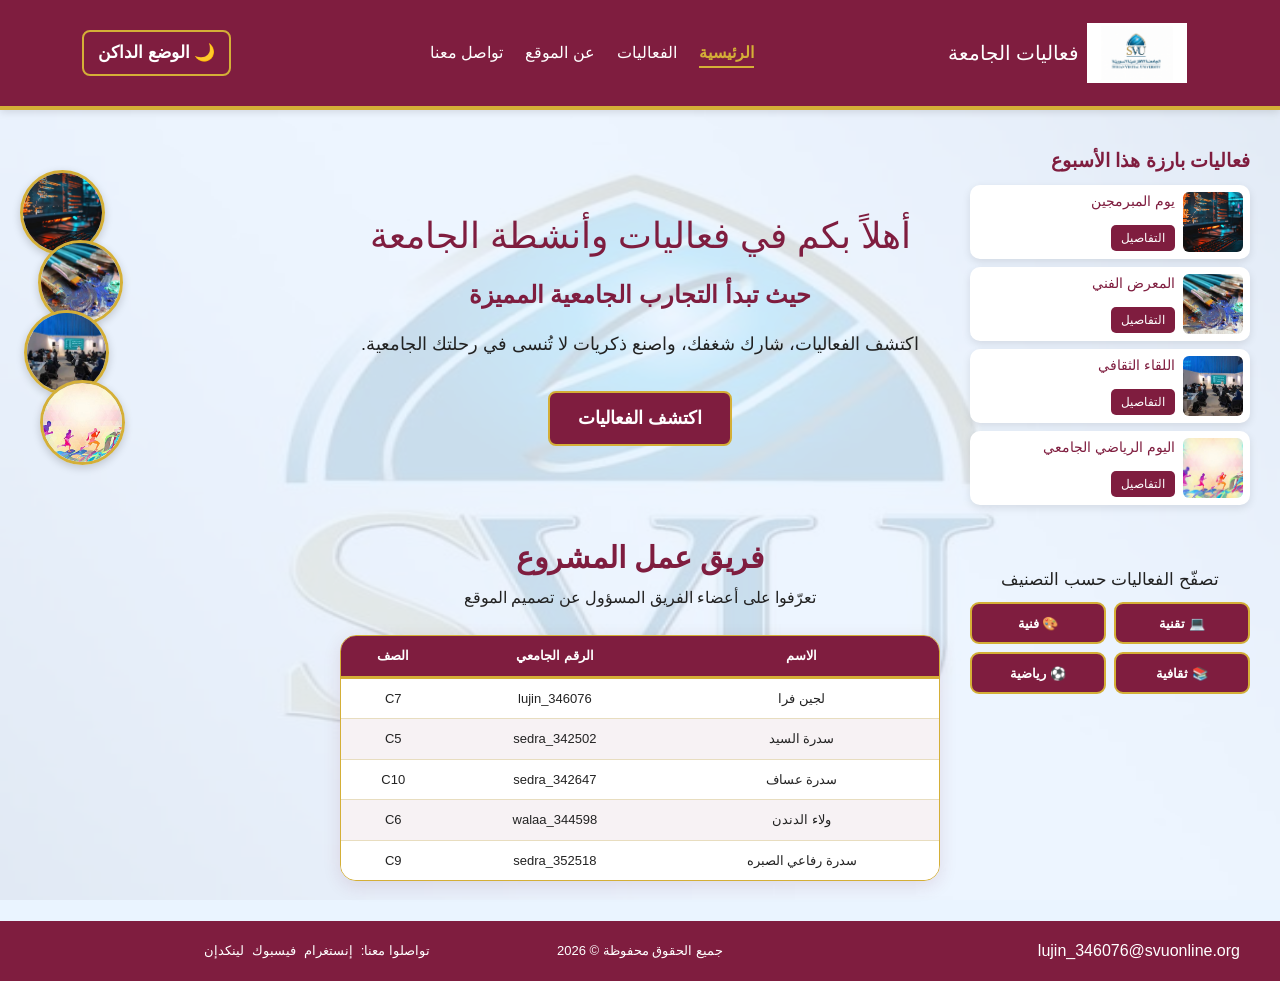
<file: index.html>
<!DOCTYPE html>
<html lang="ar" dir="rtl">

<head>
    <meta charset="UTF-8">
    <meta name="viewport" content="width=device-width, initial-scale=1.0">

    <title>دليل فعاليات الجامعة الافتراضية السورية</title>

    <link href="https://cdn.jsdelivr.net/npm/bootstrap@5.3.3/dist/css/bootstrap.min.css" rel="stylesheet">
    <link rel="stylesheet" href="assets/CSS/style.css">
</head>

<body>

    <nav class="navbar">
        <a class="navbar-brand d-flex align-items-center gap-2" href="index.html">
            <img src="assets/img/logo2.jpg"
                 alt="شعار الجامعة الافتراضية السورية"
                 class="navbar-logo">
            <span>فعاليات الجامعة</span>
        </a>

        <ul class="nav-links">
            <li><a href="index.html" class="active">الرئيسية</a></li>
            <li><a href="events.html">الفعاليات</a></li>
            <li><a href="about.html">عن الموقع</a></li>
            <li><a href="contact.html">تواصل معنا</a></li>
        </ul>
    </nav>

    <div class="home-top">

        <header class="home-welcome">
            <h1>أهلاً بكم في فعاليات وأنشطة الجامعة</h1>

            <p class="subtitle">حيث تبدأ التجارب الجامعية المميزة</p>

            <p class="description">
                اكتشف الفعاليات، شارك شغفك، واصنع ذكريات لا تُنسى
                في رحلتك الجامعية.
            </p>

            <a href="events.html" class="explore-btn">اكتشف الفعاليات</a>
        </header>

        <section class="team-section">
    <h2>فريق عمل المشروع</h2>
    <p class="team-description">
        تعرّفوا على أعضاء الفريق المسؤول عن تصميم الموقع
    </p>

    <div class="team-table-wrapper">
        <table class="team-table">
            <thead>
                <tr>
                    <th>الاسم</th>
                    <th>الرقم الجامعي</th>
                    <th>الصف</th>
                </tr>
            </thead>

            <tbody>
                <tr>
                    <td>لجين فرا</td>
                    <td>lujin_346076</td>
                    <td>C7</td>
                </tr>
                <tr>
                    <td>سدرة السيد</td>
                    <td>sedra_342502</td>
                    <td>C5</td>
                </tr>
                <tr>
                    <td>سدرة عساف</td>
                    <td>sedra_342647</td>
                    <td>C10</td>
                </tr>
                <tr>
                    <td>ولاء الدندن</td>
                    <td>walaa_344598</td>
                    <td>C6</td>
                </tr>
                <tr>
                    <td>سدرة رفاعي الصبره</td>
                    <td>sedra_352518</td>
                    <td>C9</td>
                </tr>
            </tbody>
        </table>
    </div>
</section>

        <section class="featured-events">
            <h2>فعاليات بارزة هذا الأسبوع</h2>

            <div class="featured-container">

                <div class="featured-card">
                    <img src="assets/img/programming2.jpg" alt="يوم المبرمجين">
                    <h3>يوم المبرمجين</h3>
                    <a href="event.html?id=programming">التفاصيل</a>
                </div>

                <div class="featured-card">
                    <img src="assets/img/art2.jpg" alt="المعرض الفني">
                    <h3>المعرض الفني</h3>
                    <a href="event.html?id=art">التفاصيل</a>
                </div>

                <div class="featured-card">
                    <img src="assets/img/culture2.jpg" alt="اللقاء الثقافي">
                    <h3>اللقاء الثقافي</h3>
                    <a href="event.html?id=culture">التفاصيل</a>
                </div>

                <div class="featured-card">
                    <img src="assets/img/sport2.jpg" alt="اليوم الرياضي الجامعي">
                    <h3>اليوم الرياضي الجامعي</h3>
                    <a href="event.html?id=sport">التفاصيل</a>
                </div>

            </div>
        </section>

        <section class="quick-categories">
            <h2>تصفّح الفعاليات حسب التصنيف</h2>

            <div class="category-buttons">
                <button class="category-button" data-category="تقنية">
                    💻 تقنية
                </button>

                <button class="category-button" data-category="فني">
                    🎨 فنية
                </button>

                <button class="category-button" data-category="ثقافي">
                    📚 ثقافية
                </button>

                <button class="category-button" data-category="رياضي">
                    ⚽ رياضية
                </button>
            </div>
        </section>

    </div>

    <section class="event-gallery">
    <div class="event-gallery-grid">
        <img src="assets/img/programming2.jpg" alt="يوم المبرمجين">
        <img src="assets/img/art2.jpg" alt="المعرض الفني">
        <img src="assets/img/culture2.jpg" alt="اللقاء الثقافي">
        <img src="assets/img/sport2.jpg" alt="اليوم الرياضي الجامعي">
    </div>
</section>

<footer class="site-footer">
    <div class="footer-content">

        <div class="footer-contact">
            <a href="mailto:lujin_346076@svuonline.org">
                lujin_346076@svuonline.org
            </a>
        </div>

        <div class="footer-bottom">
            <p>جميع الحقوق محفوظة © 2026</p>
        </div>

        <div class="footer-social">
            <span>تواصلوا معنا:</span>
            <a href="https://www.instagram.com/" target="_blank" rel="noopener noreferrer">إنستغرام</a>
            <a href="https://www.facebook.com/" target="_blank" rel="noopener noreferrer">فيسبوك</a>
            <a href="https://www.linkedin.com/" target="_blank" rel="noopener noreferrer">لينكدإن</a>
        </div>

    </div>
</footer>

    <script src="assets/js/main.js"></script>

</body>
</html>
</file>
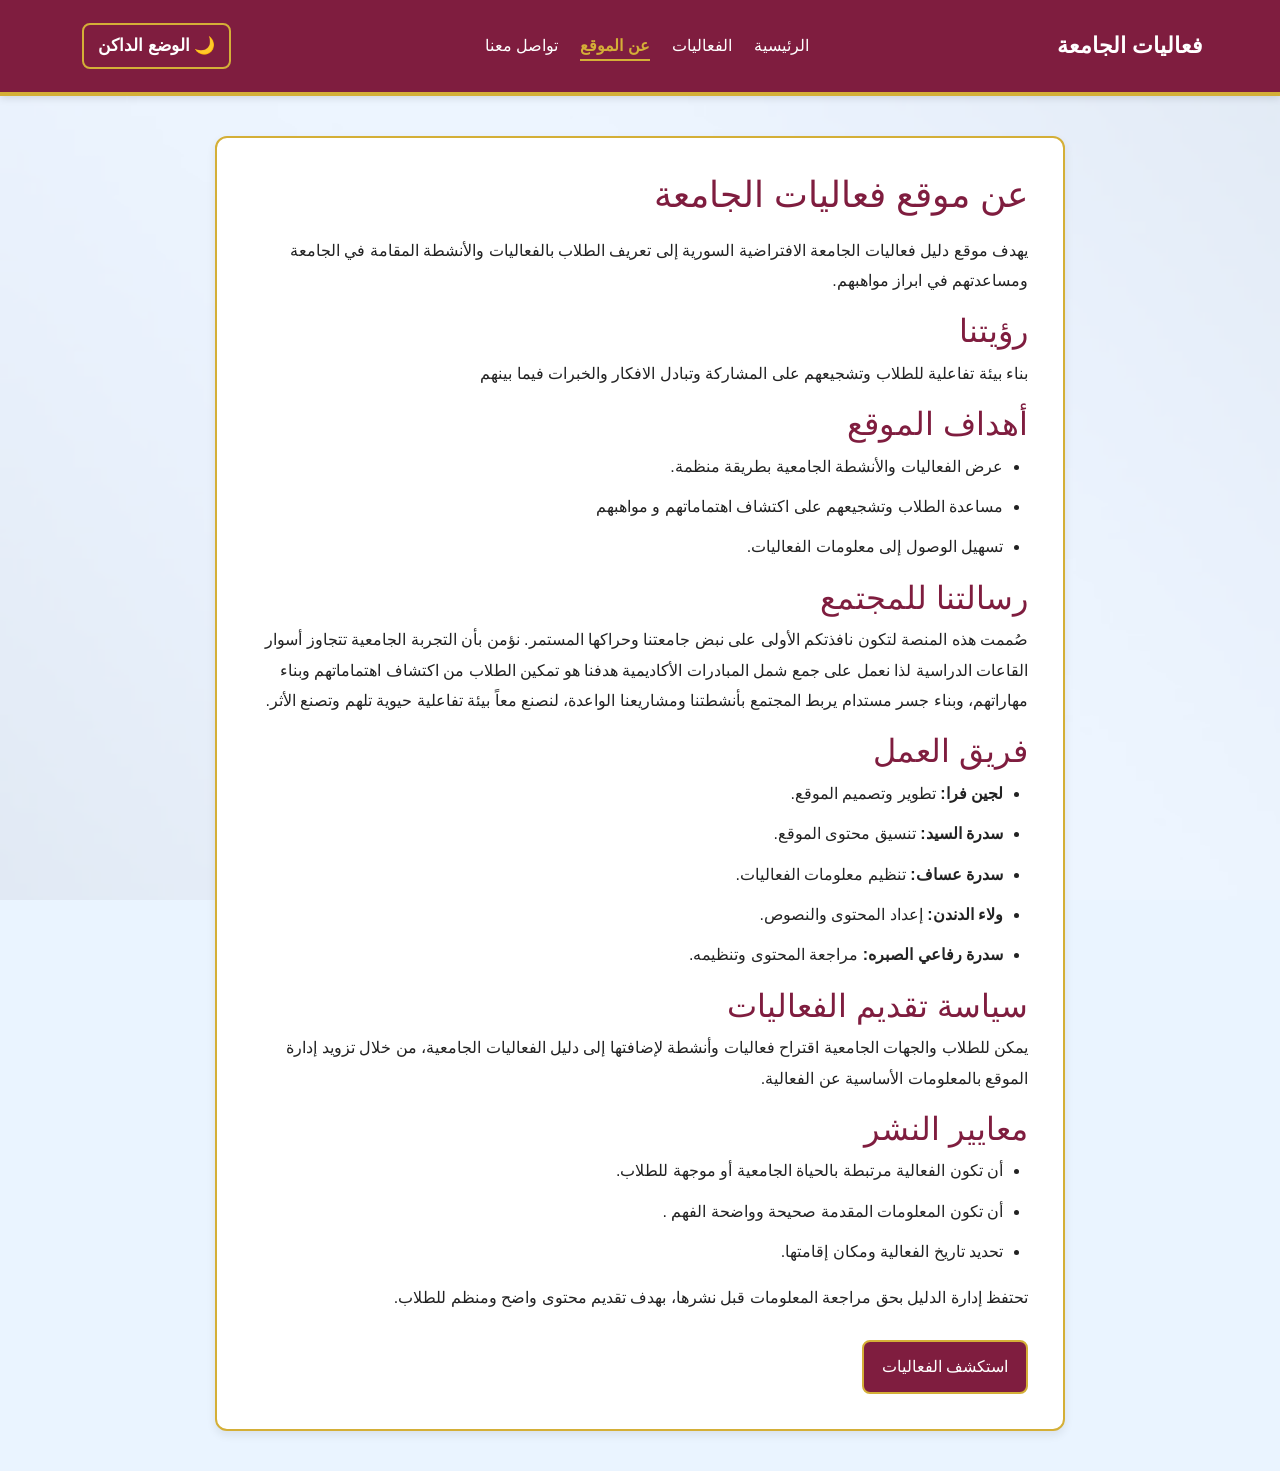
<file: about.html>
<!DOCTYPE html>
<html lang="ar" dir="rtl">

<head>
    <meta charset="UTF-8">
    <meta name="viewport" content="width=device-width, initial-scale=1.0">

    <title>عن الموقع</title>

    <link href="https://cdn.jsdelivr.net/npm/bootstrap@5.3.3/dist/css/bootstrap.min.css" rel="stylesheet">
    <link rel="stylesheet" href="assets/CSS/style.css">
</head>

<body>

    <nav class="navbar">

        <a href="index.html" class="logo">فعاليات الجامعة</a>

        <ul class="nav-links">
            <li><a href="index.html">الرئيسية</a></li>
            <li><a href="events.html">الفعاليات</a></li>
            <li><a href="about.html" class="active">عن الموقع</a></li>
            <li><a href="contact.html">تواصل معنا</a></li>
        </ul>

    </nav>

    <main class="about-page">

        <h1>عن موقع فعاليات الجامعة</h1>

        <p>
            يهدف موقع دليل فعاليات الجامعة الافتراضية السورية
            إلى تعريف الطلاب بالفعاليات والأنشطة المقامة 
            في الجامعة ومساعدتهم في ابراز مواهبهم.
        </p>

        <h2>رؤيتنا</h2>

        <p>
            بناء بيئة تفاعلية للطلاب وتشجيعهم على المشاركة 
            وتبادل الافكار والخبرات فيما بينهم
        </p>

        <h2>أهداف الموقع</h2>

        <ul>
            <li>عرض الفعاليات والأنشطة الجامعية بطريقة منظمة.</li>
            <li>مساعدة الطلاب وتشجيعهم  على اكتشاف اهتماماتهم و مواهبهم</li>
            <li>تسهيل الوصول إلى معلومات الفعاليات.</li>
        </ul>

        <section class="about-section">
    <h2>رسالتنا للمجتمع</h2>
    <p>
        صُممت هذه المنصة لتكون نافذتكم الأولى على نبض جامعتنا وحراكها المستمر.
        نؤمن بأن التجربة الجامعية تتجاوز أسوار القاعات الدراسية لذا نعمل على جمع شمل المبادرات الأكاديمية
        هدفنا هو تمكين الطلاب من اكتشاف اهتماماتهم وبناء مهاراتهم، وبناء جسر مستدام يربط المجتمع
        بأنشطتنا ومشاريعنا الواعدة، لنصنع معاً بيئة تفاعلية حيوية تلهم وتصنع الأثر.

    </p>
</section>

<section>
    <h2>فريق العمل</h2>

    <ul>
        <li>
            <strong>لجين فرا:</strong>
            تطوير وتصميم الموقع.
        </li>
        <li>
            <strong>سدرة السيد:</strong>
            تنسيق محتوى الموقع.
        </li>
        <li>
            <strong>سدرة عساف:</strong>
            تنظيم معلومات الفعاليات.
        </li>
        <li>
            <strong>ولاء الدندن:</strong>
            إعداد المحتوى والنصوص.
        </li>
        <li>
            <strong>سدرة رفاعي الصبره:</strong>
            مراجعة المحتوى وتنظيمه.
        </li>
    </ul>
</section>

<section>
    <h2>سياسة تقديم الفعاليات</h2>

    <p>
        يمكن للطلاب والجهات الجامعية اقتراح فعاليات وأنشطة
        لإضافتها إلى دليل الفعاليات الجامعية، من خلال تزويد
        إدارة الموقع بالمعلومات الأساسية عن الفعالية.
    </p>
</section>

<section>
    <h2>معايير النشر</h2>

    <ul>
        <li>أن تكون الفعالية مرتبطة بالحياة الجامعية أو موجهة للطلاب.</li>
        <li>أن تكون المعلومات المقدمة صحيحة وواضحة الفهم .</li>
        <li>تحديد تاريخ الفعالية ومكان إقامتها.</li>
    </ul>

    <p>
        تحتفظ إدارة الدليل بحق مراجعة المعلومات قبل نشرها،
        بهدف تقديم محتوى واضح ومنظم للطلاب.
    </p>
</section>

        <a href="events.html" class="event-button">
            استكشف الفعاليات
        </a>

    </main>
<script src="assets/js/main.js"></script>
</body>
</html>
</file>
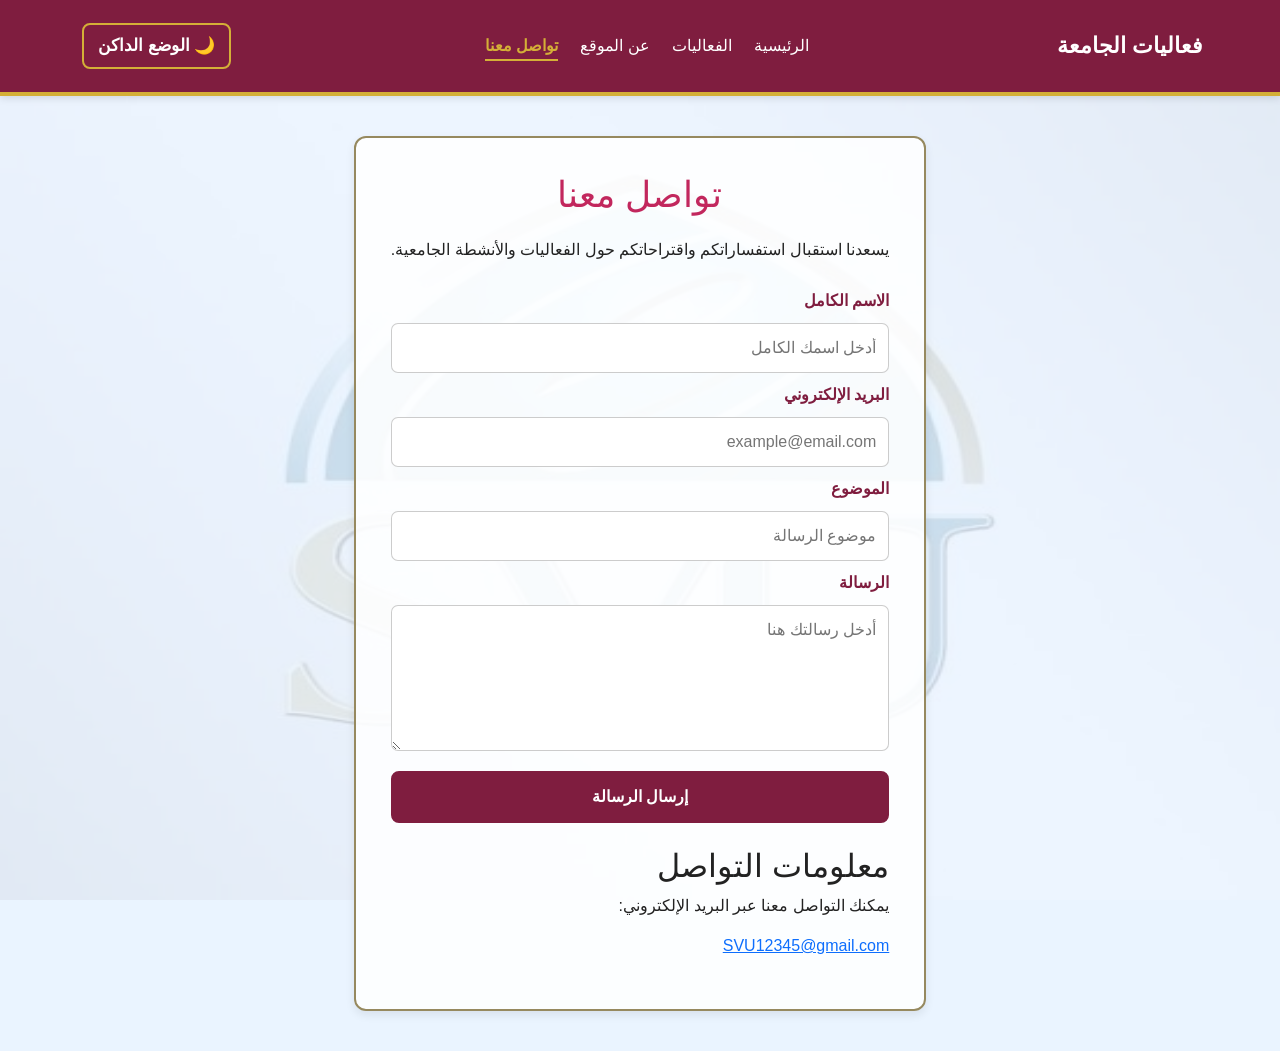
<file: contact.html>
<!DOCTYPE html>
<html lang="ar" dir="rtl">
<head>
    <meta charset="UTF-8">
    <meta name="viewport" content="width=device-width, initial-scale=1.0">

    <title>تواصل معنا</title>

    <link
        href="https://cdn.jsdelivr.net/npm/bootstrap@5.3.3/dist/css/bootstrap.min.css"
        rel="stylesheet"
    >

    <link rel="stylesheet" href="assets/CSS/style.css">
</head>

<body>

    <nav class="navbar">
        <a href="index.html" class="logo">فعاليات الجامعة</a>

        <ul class="nav-links">
            <li><a href="index.html">الرئيسية</a></li>
            <li><a href="events.html">الفعاليات</a></li>
            <li><a href="about.html">عن الموقع</a></li>
            <li><a href="contact.html" class="active">تواصل معنا</a></li>
        </ul>
    </nav>

    <main class="contact-page">

        <h1>تواصل معنا</h1>

        <p>
            يسعدنا استقبال استفساراتكم واقتراحاتكم حول الفعاليات
            والأنشطة الجامعية.
        </p>

        <form id="contactForm" novalidate>

            <label for="name">الاسم الكامل</label>
            <input
                type="text"
                id="name"
                name="name"
                placeholder="أدخل اسمك الكامل"
                required
            >

            <label for="email">البريد الإلكتروني</label>
            <input
                type="email"
                id="email"
                name="email"
                placeholder="example@email.com"
                required
            >

            <label for="subject">الموضوع</label>
            <input
                type="text"
                id="subject"
                name="subject"
                placeholder="موضوع الرسالة"
                required
            >

            <label for="message">الرسالة</label>
            <textarea
                id="message"
                name="message"
                rows="5"
                placeholder="أدخل رسالتك هنا"
                required
            ></textarea>

            <button type="submit" class="btn">
                إرسال الرسالة
            </button>

        </form>

        <div
            id="formMessage"
            class="alert d-none mt-3"
            role="alert"
            aria-live="polite"
        ></div>

        <section class="mt-4">
            <h2>معلومات التواصل</h2>

            <p>
                يمكنك التواصل معنا عبر البريد الإلكتروني:
            </p>

            <p>
                <a href="mailto:lujin_346076@svuonline.org">
                    SVU12345@gmail.com
                </a>
            </p>
        </section>

    </main>

    <script src="assets/js/main.js"></script>

</body>
</html>
</file>
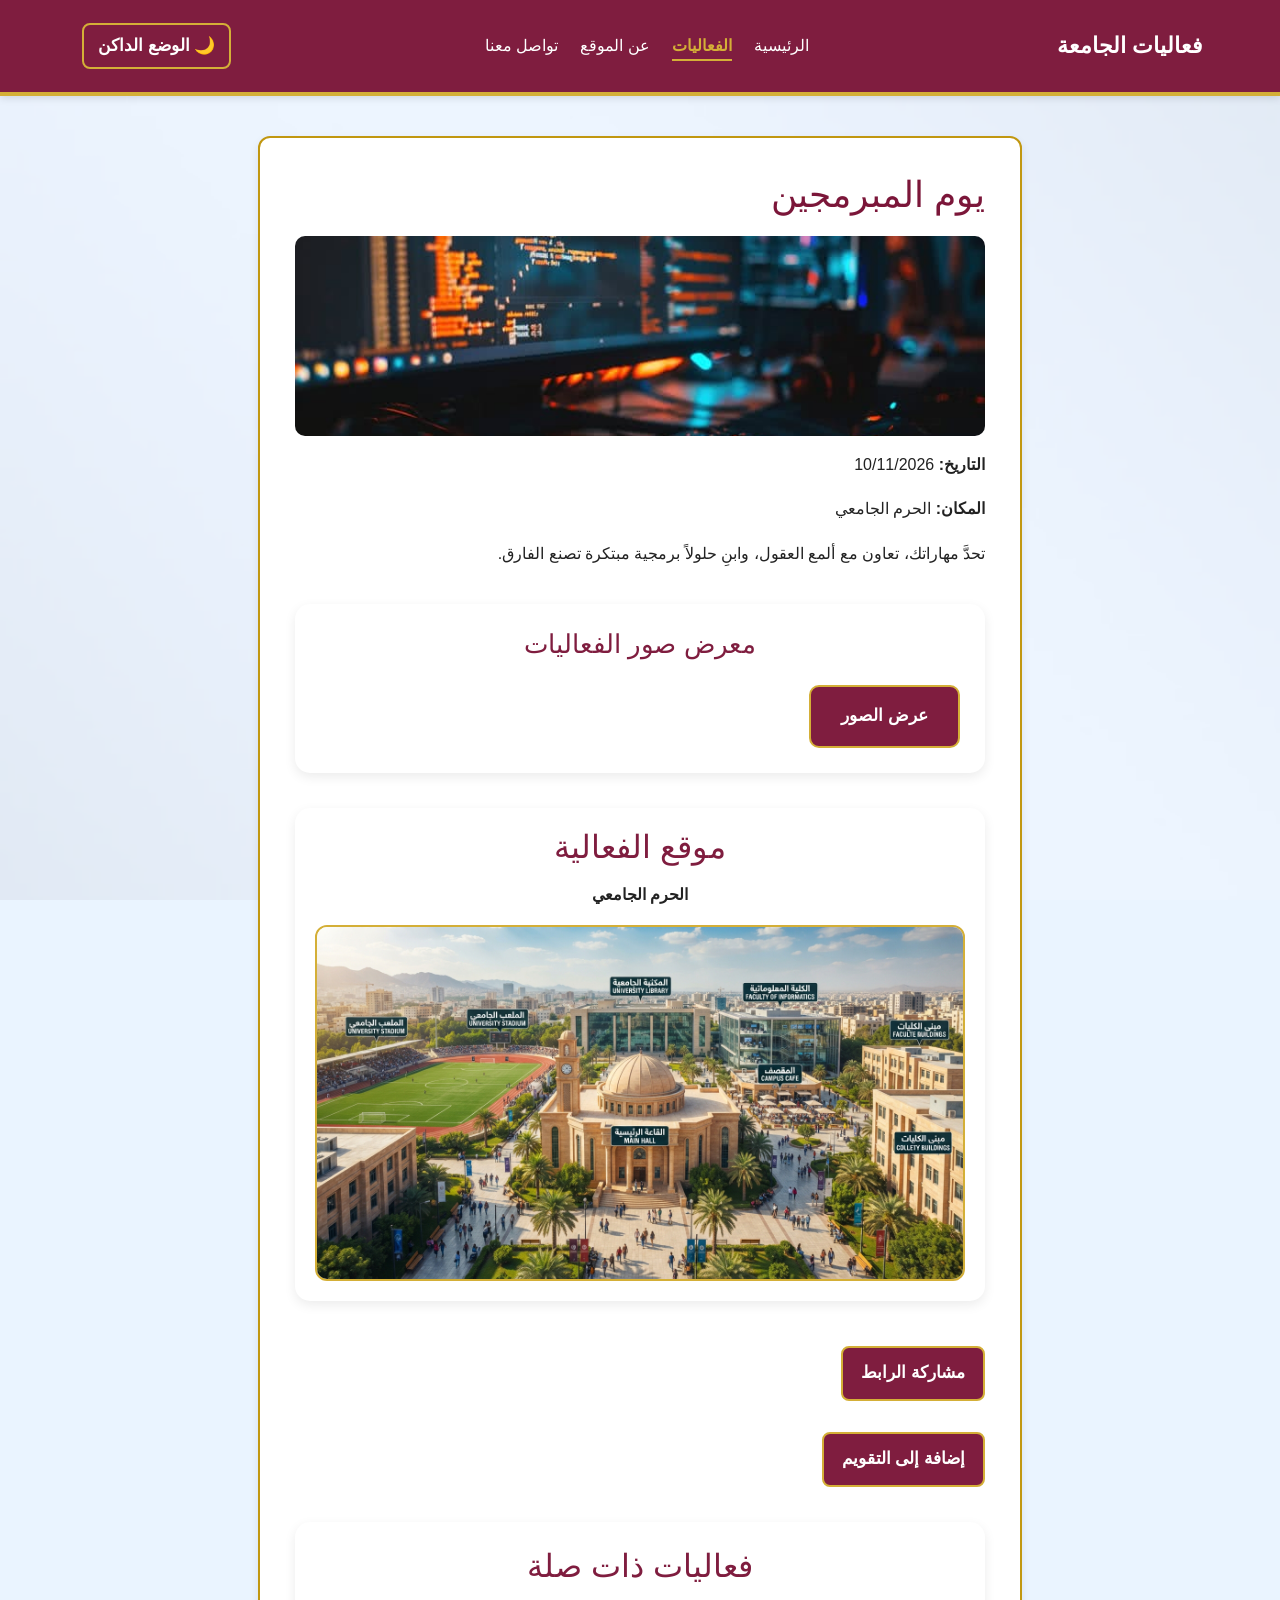
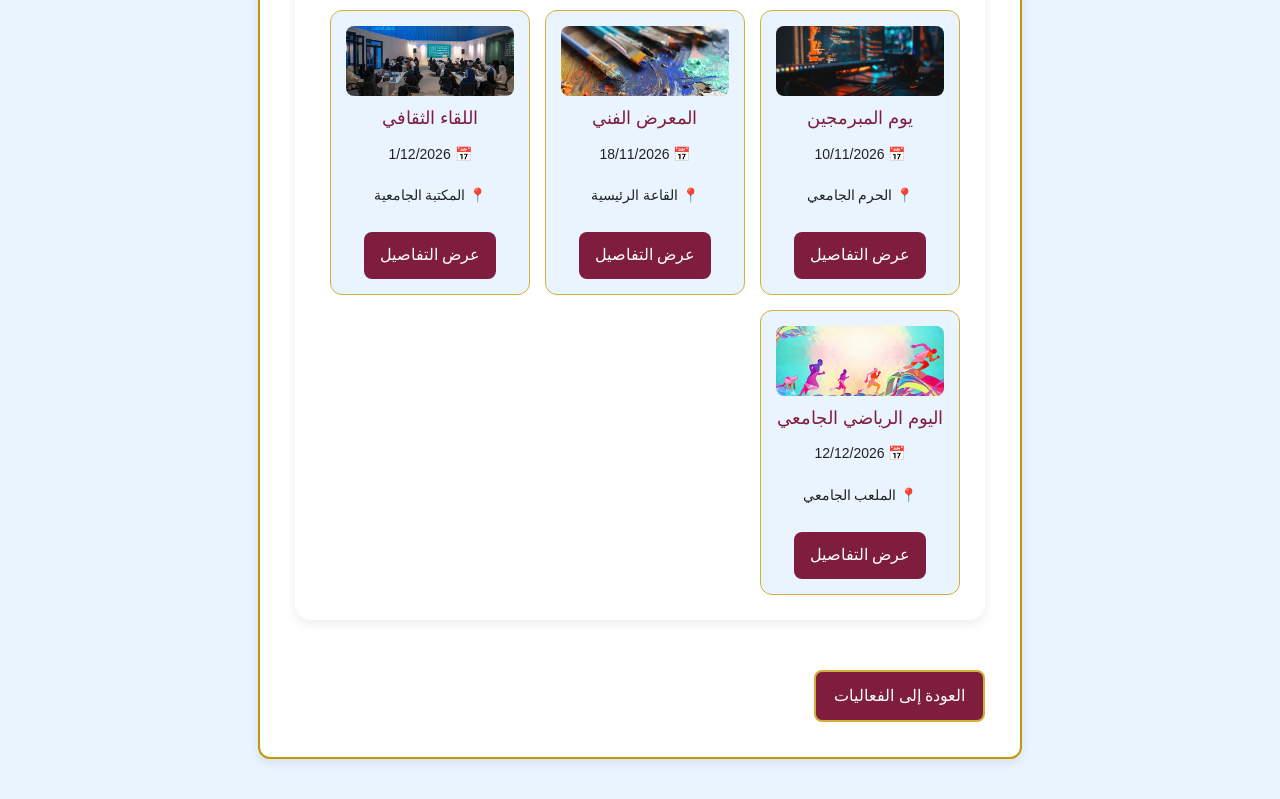
<file: event.html>
<!DOCTYPE html>
<html lang="ar" dir="rtl">

<head>
    <meta charset="UTF-8">
    <meta name="viewport" content="width=device-width, initial-scale=1.0">

    <title>تفاصيل الفعالية</title>

    <link href="https://cdn.jsdelivr.net/npm/bootstrap@5.3.3/dist/css/bootstrap.min.css" rel="stylesheet">
    <link rel="stylesheet" href="assets/CSS/style.css">
</head>

<body>

    <nav class="navbar">

        <a href="index.html" class="logo">فعاليات الجامعة</a>

        <ul class="nav-links">
            <li><a href="index.html">الرئيسية</a></li>
            <li><a href="events.html" class="active">الفعاليات</a></li>
            <li><a href="about.html">عن الموقع</a></li>
            <li><a href="contact.html">تواصل معنا</a></li>
        </ul>

    </nav>

    <main class="event-details" id="eventDetails">
    <h1 id="eventTitle">تفاصيل الفعالية</h1>

    <img id="eventImage"
         src="assets/img/programming2.jpg"
         alt="صورة الفعالية"
         class="event-image">

    <p><strong>التاريخ:</strong> <span id="eventDate"></span></p>
    <p><strong>المكان:</strong> <span id="eventLocation"></span></p>
    <p id="eventDescription"></p>

    <section class="photo-gallery">
    <div class="gallery-header">
        <h2>معرض صور الفعاليات</h2>

        <button type="button"
                id="toggleGallery"
                class="gallery-toggle"
                aria-expanded="false"
                aria-controls="photoGallery">
            عرض الصور
        </button>
    </div>

    <div class="gallery-container" id="photoGallery" hidden>
        <img src="assets/img/gallery1.jpg" alt="صورة الفعالية 1">
        <img src="assets/img/gallery2.jpg" alt="صورة الفعالية 2">
        <img src="assets/img/gallery3.jpg" alt="صورة الفعالية 3">
        <img src="assets/img/gallery4.jpg" alt="صورة الفعالية 4">
        <img src="assets/img/gallery5.jpg" alt="صورة الفعالية 5">
        <img src="assets/img/gallery6.jpg" alt="صورة الفعالية 6">
        <img src="assets/img/gallery7.jpg" alt="صورة الفعالية 7">
        <img src="assets/img/gallery8.jpg" alt="صورة الفعالية 8">
        <img src="assets/img/gallery9.jpg" alt="صورة الفعالية 9">
        <img src="assets/img/gallery10.jpg" alt="صورة الفعالية 10">
        <img src="assets/img/gallery11.jpg" alt="صورة الفعالية 11">
        <img src="assets/img/gallery12.jpg" alt="صورة الفعالية 12">
    </div>
</section>

    <section class="event-map">
    <h2>موقع الفعالية</h2>
    <p id="mapLocation">الحرم الجامعي</p>
     
    <div class="map-placeholder">
    <img src="assets/img/map.jpg"
    alt="خريطة الحرم الجامعي"
    class="campus-map">
</div>

</section>
     
    <button type="button" id="shareEventButton" class="event-button">
    مشاركة الرابط
    </button>
    <p id="shareMessage" aria-live="polite"></p>

    <button type="button" id="calendarButton" class="event-button">
    إضافة إلى التقويم
    </button>

    <p id="calendarMessage" aria-live="polite"></p>

    <section class="related-events">
    <h2>فعاليات ذات صلة</h2>
    <div id="relatedEvents" class="related-events-container">
    </div>
</section>

    <a href="events.html" class="event-button">العودة إلى الفعاليات</a>
</main>

<script src="assets/js/main.js"></script>
</body>
</html>
</file>
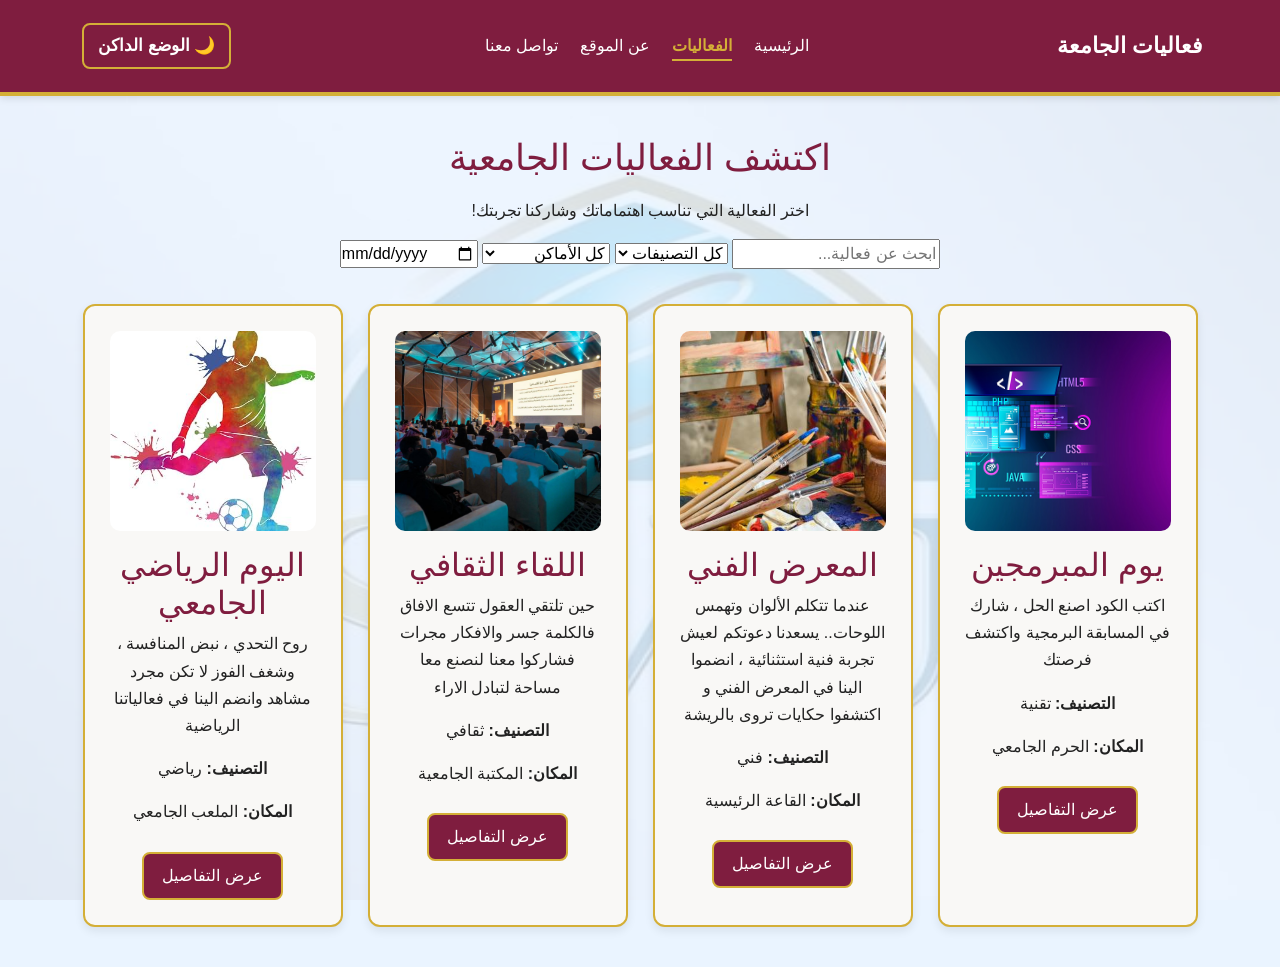
<file: events.html>
<!DOCTYPE html>
<html lang="ar" dir="rtl">

<head>
    <meta charset="UTF-8">
    <meta name="viewport" content="width=device-width, initial-scale=1.0">

    <title>الفعاليات الجامعية</title>

    <link href="https://cdn.jsdelivr.net/npm/bootstrap@5.3.3/dist/css/bootstrap.min.css" rel="stylesheet">
    <link rel="stylesheet" href="assets/CSS/style.css">
</head>

<body>

    <nav class="navbar">

        <a href="index.html" class="logo">فعاليات الجامعة</a>

        <ul class="nav-links">
            <li><a href="index.html">الرئيسية</a></li>
            <li><a href="events.html" class="active">الفعاليات</a></li>
            <li><a href="about.html">عن الموقع</a></li>
            <li><a href="contact.html">تواصل معنا</a></li>
        </ul>

    </nav>

    <main class="events-page">

        <h1>اكتشف الفعاليات الجامعية</h1>

        <p>اختر الفعالية التي تناسب اهتماماتك وشاركنا تجربتك!</p>

<div class="events-filters">

    <input
        type="text"
        id="searchInput"
        placeholder="ابحث عن فعالية..."
    >

    <select id="categoryFilter">
        <option value="">كل التصنيفات</option>
        <option value="تقنية">تقنية</option>
        <option value="فني">فني</option>
        <option value="ثقافي">ثقافي</option>
        <option value="رياضي">رياضي</option>
    </select>

    <select id="locationFilter">
        <option value="">كل الأماكن</option>
        <option value="الحرم الجامعي">الحرم الجامعي</option>
        <option value="القاعة الرئيسية">القاعة الرئيسية</option>
        <option value="المكتبة الجامعية">المكتبة الجامعية</option>
        <option value="الملعب الجامعي">الملعب الجامعي</option>
    </select>

    <input
    type="date"
    id="dateFilter"
    aria-label="تصفية حسب التاريخ"
>

</div>

        <div class="events-container">

            <div class="event-card" data-date="2026-11-10">
                <img src="assets/img/programming.jpeg"
                alt="صورة يوم المبرمجين"
                class="event-image">
                <h2>يوم المبرمجين</h2>

                <p>
                    اكتب الكود اصنع الحل ، شارك في المسابقة البرمجية واكتشف فرصتك
                </p>

                <p><strong>التصنيف:</strong> تقنية</p>

                <p><strong>المكان:</strong> الحرم الجامعي</p>

                <a href="event.html?id=programming" class="event-button">
                    عرض التفاصيل
                </a>

            </div>
            <div class="event-card" data-date="2026-11-18">
                <img src="assets/img/art.jpg"
                alt="صورة المعرض الفني"
                class="event-image">
                <h2>المعرض الفني</h2>

                <p>
                    عندما تتكلم الألوان وتهمس اللوحات.. يسعدنا دعوتكم لعيش تجربة فنية استثنائية ، 
                    انضموا الينا في المعرض الفني و اكتشفوا حكايات تروى بالريشة
                </p>

                <p><strong>التصنيف:</strong> فني</p>

                <p><strong>المكان:</strong> القاعة الرئيسية</p>

                <a href="event.html?id=art" class="event-button">
                   عرض التفاصيل
                </a>

            </div>
            <div class="event-card" data-date="2026-12-01">
                <img src="assets/img/culture.jpeg"
                alt="صورة اللقاء الثقافي"
                class="event-image">
                <h2>اللقاء الثقافي</h2>

                <p>
                   حين تلتقي العقول تتسع الافاق فالكلمة جسر والافكار مجرات
                   فشاركوا معنا لنصنع معا مساحة لتبادل الاراء
                </p>

                <p><strong>التصنيف:</strong> ثقافي</p>

                <p><strong>المكان:</strong> المكتبة الجامعية</p>

               <a href="event.html?id=culture" class="event-button">
                    عرض التفاصيل
                </a>

            </div>
            <div class="event-card" data-date="2026-12-12">
                <img src="assets/img/sport.jpg"
                alt="صورة اليوم الرياضي"
                class="event-image">
                <h2>اليوم الرياضي الجامعي</h2>

                <p>
                    روح التحدي ، نبض المنافسة ، وشغف الفوز لا تكن مجرد مشاهد
                    وانضم الينا في فعالياتنا الرياضية 
                </p>

                <p><strong>التصنيف:</strong> رياضي</p>

                <p><strong>المكان:</strong> الملعب الجامعي</p>

               <a href="event.html?id=sport" class="event-button">
                    عرض التفاصيل
                </a>

            </div>

        </div>

    </main>

    <script src="assets/js/main.js"></script>

</body>
</html>
</file>
<file: assets/CSS/style.css>
/*تنسيق الصفحة*/
body {
    font-family: Arial, sans-serif;
    background-color: #EAF4FF;
    color: #222222;
    text-align: center;
    margin: 0;
    padding: 0;
}

/*الواجهة الرئيسية*/
header {
    padding: 80px 20px;
}

/*العنوان الرئيسي*/
h1 {
    color: #7F1D3F;
    font-size: 36px;
    margin-bottom: 20px;
}

/*العبارة الثانوية*/
.subtitle {
    color: #7F1D3F;
    font-size: 24px;
    font-weight: bold;
    margin-bottom: 15px;
}

/*وصف الموقع*/
.description {
    color: #222222;
    font-size: 18px;
    line-height: 1.8;
    max-width: 650px;
    margin: 0 auto 30px;
}

/*الزر*/
button {
    background-color: #7F1D3F;
    color: #FFFFFF;
    border: 2px solid #D4AF37;
    padding: 14px 30px;
    border-radius: 10px;
    font-size: 17px;
    font-weight: bold;
    cursor: pointer;
    transition: 0.3s;
}

/*التاثير عند المرور فوق مؤشر الزر*/
button:hover {
    background-color: #D4AF37;
    color: #222222;
    transform: translateY(-3px);
}

/*صفحة العرض على الموبايل*/
@media (max-width: 600px) {
    header {
        padding: 50px 18px;
    }

    h1 {
        font-size: 28px;
    }

    .subtitle {
        font-size: 21px;
    }

    .description {
        font-size: 16px;
    }
}

/*شريط التنقل*/
.navbar {
    background-color: #7F1D3F;
    display: flex;
    justify-content: space-between;
    align-items: center;
    padding: 18px 6%;
    border-bottom: 4px solid #D4AF37;
    box-shadow: 0 2px 8px rgba(0, 0, 0, 0.12);
}

/*اسم الموقع*/
.logo {
    color: #FFFFFF;
    font-size: 22px;
    font-weight: bold;
    text-decoration: none;
}

/*قائمة الروابط*/
.nav-links {
    list-style: none;
    display: flex;
    align-items: center;
    gap: 22px;
    margin: 0;
    padding: 0;
}

/*شكل الروابط*/
.nav-links a {
    color: #FFFFFF;
    text-decoration: none;
    font-size: 16px;
    transition: 0.3s;
}

/*الرابط الحالي عند فتح الصفحة الرئيسية*/
.nav-links a.active {
    color: #D4AF37;
    font-weight: bold;
    border-bottom: 2px solid #D4AF37;
    padding-bottom: 5px;
}

/*عند مرور المؤشر فوق الروابط*/
.nav-links a:hover {
    color: #D4AF37;
}

/*ترتيب الشريط على الشاشات الصفيرة*/
@media (max-width: 650px) {
    .navbar {
        flex-direction: column;
        gap: 18px;
    }

    .nav-links {
        flex-wrap: wrap;
        justify-content: center;
        gap: 15px;
    }
}

/*صفحة الفعاليات*/
.events-page {
    padding: 40px 6%;
    text-align: center;
}

.events-page h1 {
    color: #7F1D3F;
}

.events-container {
    display: flex;
    justify-content: center;
    flex-wrap: wrap;
    gap: 25px;
    margin-top: 35px;
}

.event-card {
    background-color: #f9f8f6;
    border: 2px solid #D4AF37;
    border-radius: 12px;
    padding: 25px;
    width: 260px;
    box-shadow: 0 4px 10px rgba(0, 0, 0, 0.08);
}

.event-card h2 {
    color: #7F1D3F;
}

.event-card p {
    color: #222222;
    line-height: 1.7;
}

.event-button {
    display: inline-block;
    background-color: #7F1D3F;
    color: #FFFFFF;
    text-decoration: none;
    padding: 10px 18px;
    border: 2px solid #D4AF37;
    border-radius: 8px;
    margin-top: 10px;
}

.event-button:hover {
    background-color: #D4AF37;
    color: #222222;
}


/* صفحة تفاصيل الفعالية */
.event-details {
    background-color: #FFFFFF;
    max-width: 800px;
    margin: 40px auto;
    padding: 35px;
    border: 2px solid #c19710;
    border-radius: 12px;
    text-align: right;
    line-height: 1.8;
    box-shadow: 0 4px 10px rgba(0, 0, 0, 0.08);
}

/*عنوان صفحة التفاصيل*/

.event-details h1,
.event-details h2 {
    color: #7b1639;
}

/*زر العودة*/

.event-details .event-button {
    display: inline-block;
    margin-top: 15px;
}

/*صفحة التفاصيل على الموبايل*/

@media (max-width: 600px) {
    .event-details {
        margin: 20px 15px;
        padding: 20px;
    }
}


/* صفحة عن الموقع */
.about-page {
    background-color: #FFFFFF;
    max-width: 850px;
    margin: 40px auto;
    padding: 35px;
    border: 2px solid #D4AF37;
    border-radius: 12px;
    text-align: right;
    line-height: 1.9;
    box-shadow: 0 4px 10px rgba(0, 0, 0, 0.08);
}

.about-page h1,
.about-page h2 {
    color: #7F1D3F;
}

.about-page ul {
    padding-right: 25px;
}

.about-page li {
    margin-bottom: 10px;
}

/*  الصفحة على الموبايل */
@media (max-width: 600px) {
    .about-page {
        margin: 20px 15px;
        padding: 20px;
    }
}

/* صفحة التواصل */
.contact-page {
    background-color: #ffffffdd;
    max-width: 650px;
    margin: 40px auto;
    padding: 35px;
    border: 2px solid #96895f;
    border-radius: 12px;
    text-align: right;
    box-shadow: 0 4px 10px rgba(0, 0, 0, 0.08);
}

.contact-page h1 {
    color: #c2275d;
    text-align: center;
}

.contact-page > p {
    line-height: 1.8;
    text-align: center;
}

.contact-page form {
    display: flex;
    flex-direction: column;
    gap: 10px;
    margin-top: 25px;
}

.contact-page label {
    font-weight: bold;
    color: #7F1D3F;
}

.contact-page input,
.contact-page textarea {
    font-family: Arial, sans-serif;
    font-size: 16px;
    padding: 12px;
    border: 1px solid #ccccccfc;
    border-radius: 7px;
    box-sizing: border-box;
    width: 100%;
}

.contact-page input:focus,
.contact-page textarea:focus {
    outline: 2px solid #ceab36;
}

.contact-page button {
    margin-top: 10px;
    background-color: #7F1D3F;
    color: #FFFFFF;
    border: 2px solid #7F1D3F;
    border-radius: 8px;
    padding: 12px;
    font-weight: bold;
    cursor: pointer;
}

.contact-page button:hover {
    background-color: #D4AF37;
    border-color: #D4AF37;
    color: #222222;
}

#formMessage {
    color: #7F1D3F;
    font-weight: bold;
}

/*  صفحة التواصل على الموبايل */
@media (max-width: 600px) {
    .contact-page {
        margin: 20px 15px;
        padding: 20px;
    }
}

.event-image {
    width: 100%;
    height: 200px;
    object-fit: cover;
    border-radius: 10px;
    margin-bottom: 15px;
}

/* خريطة موقع الفعالية */
.event-map {
    margin: 30px 0;
    padding: 20px;
    background-color: #ffffff;
    border-radius: 15px;
    box-shadow: 0 4px 12px rgba(0, 0, 0, 0.08);
    text-align: center;
}

.event-map h2 {
    color: #7F1D3F;
    margin-bottom: 15px;
}

#mapLocation {
    color: #222222;
    font-weight: bold;
    margin-bottom: 15px;
}

.campus-map {
    width: 100%;
    max-width: 650px;
    height: auto;
    display: block;
    margin: 0 auto;
    border-radius: 12px;
    border: 2px solid #D4AF37;
}

/* الفعاليات ذات الصلة */
.related-events {
    margin: 35px 0;
    padding: 25px;
    background-color: #ffffff;
    border-radius: 15px;
    box-shadow: 0 4px 12px rgba(0, 0, 0, 0.08);
}

.related-events h2 {
    color: #7F1D3F;
    text-align: center;
    margin-bottom: 25px;
}

.related-events-container {
    display: grid;
    grid-template-columns: repeat(auto-fit, minmax(150px, 200px));
    gap: 15px;
}

.related-event-card {
    background-color: #EAF4FF;
    border-radius: 12px;
    padding: 15px;
    text-align: center;
    border: 1px solid #D4AF37;
    transition: transform 0.3s ease;
}

.related-event-card:hover {
    transform: translateY(-5px);
}

.related-event-card img {
    width: 100%;
    height: 70px;
    object-fit: cover;
    border-radius: 8px;
    margin-bottom: 12px;
}

.related-event-card h3 {
    color: #7F1D3F;
    font-size: 18px;
    margin-bottom: 12px;
}

.related-event-card p {
    color: #222222;
    font-size: 14px;
}

.related-event-card a {
    display: inline-block;
    background-color: #7F1D3F;
    color: white;
    text-decoration: none;
    padding: 9px 16px;
    border-radius: 8px;
    margin-top: 8px;
}

.related-event-card a:hover {
    background-color: #5e152e;
}

/* معرض صور الفعالية */
.photo-gallery {
    margin: 35px 0;
    padding: 25px;
    background-color: #ffffff;
    border-radius: 15px;
    box-shadow: 0 4px 12px rgba(0, 0, 0, 0.08);
}

.photo-gallery h2 {
    color: #7F1D3F;
    text-align: center;
    margin-bottom: 25px;
    font-size: 26px;
}

.gallery-container {
    display: grid;
    grid-template-columns: repeat(4, minmax(0, 1fr));
    gap: 15px;
}

.gallery-container img {
    width: 100%;
    height: 180px;
    object-fit: cover;
    border-radius: 12px;
    border: 2px solid #D4AF37;
    transition: transform 0.3s ease;
}

.gallery-container img:hover {
    transform: scale(1.04);
}

/* تنسيق المعرض على الشاشات المتوسطة */
@media (max-width: 768px) {
    .gallery-container {
        grid-template-columns: repeat(2, minmax(0, 1fr));
    }
}

/* تنسيق المعرض على شاشات الجوال */
@media (max-width: 480px) {
    .photo-gallery {
        padding: 15px;
    }

    .gallery-container {
        grid-template-columns: 1fr;
    }

    .gallery-container img {
        height: 220px;
    }
}

/*زر اكتشف الفعاليات*/
.explore-btn {
    display: inline-block;
    background-color: #7F1D3F;
    color: #ffffff;
    text-decoration: none;
    padding: 12px 28px;
    border-radius: 8px;
    font-size: 18px;
    font-weight: bold;
    border: 2px solid #D4AF37;
    transition: all 0.3s ease;
}

.explore-btn:hover {
    background-color: #5e152e;
    color: #ffffff;
    transform: translateY(-2px);
}

/*شعار الجامعة في الشريط*/
.navbar-logo {
    width: 100px;
    height: 60px;
    object-fit: contain;
    background-color: #ffffff;
    border-radius: 0;
    padding: 3px;
}

.navbar-brand {
    display: inline-flex;
    align-items: center;
    gap: 8px;
    color: #ffffff !important;
}

/*شعار الجامعة كعلامة مائية*/
body {
    position: relative;
    isolation: isolate;
}

body::before {
    content: "";
    position: fixed;
    inset: 0;
    background-image: url("../img/logo.jpg");
    background-repeat: no-repeat;
    background-position: center center;
    background-size: 100vw 100vh;
    opacity: 0.14;
    pointer-events: none;
    z-index: -1;
}

/* قسم الفعاليات البارزة بحجم صغير وعلى اليمين */
.featured-events {
    padding: 10px 15px;
    text-align: right;
    width: 300px;
    max-width: 100%;
    margin: 0 0 0 auto;
}

.featured-events h2 {
    color: #7F1D3F;
    font-size: 20px;
    margin-bottom: 12px;
    font-weight: bold;
}

.featured-container {
    display: flex;
    flex-direction: column;
    gap: 8px;
    width: 100%;
}

.featured-card {
    display: grid;
    grid-template-columns: 65px minmax(0, 1fr);
    gap: 8px;
    align-items: center;
    padding: 8px;
    text-align: right;
}

.featured-card img {
    grid-column: 1;
    grid-row: 1 / 4;
    width: 65px;
    height: 65px;
    object-fit: cover;
    border-radius: 6px;
}

.featured-card h3 {
    grid-column: 2;
    margin: 0 0 5px;
    font-size: 16px;
}

.featured-card p {
    grid-column: 2;
    margin: 0 0 6px;
    font-size: 13px;
}

.featured-card a {
    grid-column: 2;
    justify-self: start;
    margin-top: 0;
}

.featured-card {
    background-color: #FFFFFF;
    border-radius: 10px;
    overflow: hidden;
    box-shadow: 0 3px 8px rgba(0, 0, 0, 0.10);
    padding-bottom: 12px;
    transition: transform 0.3s ease;
}

.featured-card:hover {
    transform: translateY(-3px);
}

.featured-card img {
    width: 100%;
    height: 100px;
    object-fit: cover;
    display: block;
}

.featured-card h3 {
    color: #7F1D3F;
    font-size: 16px;
    margin: 12px 8px 6px;
}

.featured-card p {
    color: #222222;
    font-size: 13px;
    padding: 0 8px;
    line-height: 1.6;
}

.featured-card a {
    display: inline-block;
    background-color: #7F1D3F;
    color: #FFFFFF;
    text-decoration: none;
    font-size: 13px;
    padding: 6px 14px;
    border-radius: 5px;
    margin-top: 5px;
}

.featured-card a:hover {
    background-color: #5E142E;
}

@media (max-width: 700px) {
    .featured-container {
        grid-template-columns: repeat(2, minmax(0, 1fr));
    }

    .featured-events {
        padding: 20px 15px;
    }
}

@media (max-width: 400px) {
    .featured-container {
        grid-template-columns: 1fr;
    }
}

/* تنسيق الصفحة الرئيسية*/
/* مساحة الصفحة الرئيسية: الترحيب بالوسط، والفعاليات والتصنيفات على اليمين */
.home-top {
    position: relative;
    display: block;
    min-height: 660px;
    padding: 20px;
    direction: rtl;
    box-sizing: border-box;
}

/* الترحيب يبقى في منتصف المساحة */
.home-welcome {
    direction: rtl;
    text-align: center;
    display: flex;
    flex-direction: column;
    justify-content: center;
    align-items: center;
    width: calc(100% - 340px);
    max-width: 750px;
    min-height: 400px;
    margin: 0 auto;
    padding: 50px 10px;
    box-sizing: border-box;
}

/* الفعاليات البارزة في أعلى اليمين */
.home-top .featured-events {
    position: absolute;
    top: 20px;
    right: 20px;
    width: 300px;
    max-width: 300px;
    margin: 0;
    padding: 10px;
    box-sizing: border-box;
    direction: rtl;
    text-align: right;
}

.home-top .featured-events h2 {
    color: #7F1D3F;
    font-size: 19px;
    margin: 10px 0 12px;
}

.home-top .featured-container {
    display: flex;
    flex-direction: column;
    gap: 8px;
    width: 100%;
}

.home-top .featured-card {
    display: grid;
    grid-template-columns: 60px minmax(0, 1fr);
    gap: 8px;
    align-items: center;
    background-color: #FFFFFF;
    border-radius: 10px;
    overflow: hidden;
    box-shadow: 0 3px 8px rgba(0, 0, 0, 0.10);
    padding: 7px;
    text-align: right;
    transition: transform 0.3s ease;
}

.home-top .featured-card:hover {
    transform: translateY(-3px);
}

.home-top .featured-card img {
    grid-column: 1;
    grid-row: 1 / 3;
    width: 60px;
    height: 60px;
    object-fit: cover;
    border-radius: 6px;
}

.home-top .featured-card h3 {
    grid-column: 2;
    color: #7F1D3F;
    font-size: 14px;
    margin: 0 0 5px;
}

.home-top .featured-card a {
    grid-column: 2;
    justify-self: start;
    display: inline-block;
    background-color: #7F1D3F;
    color: #FFFFFF;
    text-decoration: none;
    font-size: 12px;
    padding: 4px 10px;
    border-radius: 5px;
    margin: 0;
}

.home-top .featured-card a:hover {
    background-color: #5E142E;
}

/* التصنيفات أسفل البطاقات: مربعان في كل صف */
.home-top .quick-categories {
    position: absolute;
    top: 450px;
    right: 20px;
    width: 300px;
    max-width: 300px;
    margin: 0;
    padding: 10px;
    box-sizing: border-box;
    text-align: center;
    direction: rtl;
}

.home-top .quick-categories h2 {
    color: #222222;
    font-size: 17px;
    margin: 0 0 12px;
}

.home-top .quick-categories .category-buttons {
    display: grid;
    grid-template-columns: repeat(2, minmax(0, 1fr));
    gap: 8px;
    width: 100%;
    margin: 0;
    padding: 0;
}

.home-top .quick-categories .category-button {
    width: 100%;
    height: 42px;
    min-height: 42px;
    margin: 0;
    padding: 5px 4px;
    box-sizing: border-box;
    display: flex;
    align-items: center;
    justify-content: center;
    white-space: nowrap;
    font-size: 13px;
    border: 2px solid #D4AF37;
    border-radius: 9px;
    background-color: #7F1D3F;
    color: #FFFFFF;
}

.home-top .quick-categories .category-button:hover {
    background-color: #D4AF37;
    color: #222222;
}

/* فقاعات الصور على يسار الصفحة */
.event-gallery {
    position: absolute;
    left: 20px;
    top: 170px;
    width: 110px;
    padding: 0;
    direction: ltr;
    z-index: 1;
}

.event-gallery-grid {
    display: flex;
    flex-direction: column;
    align-items: flex-start;
    gap: 0;
}

.event-gallery-grid img {
    width: 85px;
    height: 85px;
    border-radius: 50%;
    object-fit: cover;
    border: 3px solid #D4AF37;
    box-shadow: 0 3px 8px rgba(0, 0, 0, 0.18);
    margin-bottom: -15px;
}

.event-gallery-grid img:nth-child(2) {
    margin-left: 18px;
}

.event-gallery-grid img:nth-child(3) {
    margin-left: 4px;
}

.event-gallery-grid img:nth-child(4) {
    margin-left: 20px;
}

  /*تذليل الصفحة*/

.site-footer {
    position: relative;
    z-index: 2;
    flex-shrink: 0;
    clear: both;
    width: 100%;
    box-sizing: border-box;
    background-color: #7F1D3F;
    color: #FFFFFF;
    padding: 18px 15px;
    margin-top: auto;
    direction: rtl;
}

.footer-content {
    display: flex;
    justify-content: space-between;
    align-items: center;
    gap: 15px;
    max-width: 1200px;
    margin: 0 auto;
}

.footer-contact,
.footer-bottom,
.footer-social {
    flex: 1;
    min-width: 0;
}

.footer-contact {
    text-align: right;
    overflow-wrap: anywhere;
}

.footer-bottom {
    text-align: center;
    border: none;
    margin: 0;
    padding: 0;
    font-size: 13px;
}

.footer-bottom p {
    margin: 0;
}

.footer-social {
    display: flex;
    flex-direction: row;
    justify-content: flex-start;
    align-items: center;
    flex-wrap: wrap;
    gap: 8px;
    font-size: 13px;
}

.site-footer a {
    color: #FFFFFF;
    text-decoration: none;
    margin: 0;
}

.site-footer a:hover {
    color: #D4AF37;
    text-decoration: underline;
}

/* اجعل الفوتر أسفل المحتوى القصير */
html,
body {
    min-height: 100%;
    margin: 0;
}

body {
    min-height: 100vh;
    display: flex;
    flex-direction: column;
}

body > .home-top {
    flex: 1 0 auto;
}

/* الشاشات المتوسطة والصغيرة */
@media (max-width: 900px) {
    .home-top {
        min-height: 0;
        padding: 15px;
        display: flex;
        flex-direction: column;
        align-items: stretch;
        gap: 20px;
    }

    .home-welcome {
        width: 100%;
        max-width: 750px;
        min-height: 280px;
        margin: 0 auto;
        padding: 35px 15px;
    }

    .home-top .featured-events,
    .home-top .quick-categories {
        position: static;
        width: 100%;
        max-width: 500px;
        margin: 0 auto;
    }

    .home-top .featured-events {
        padding: 10px;
    }

    .home-top .featured-container {
        display: grid;
        grid-template-columns: repeat(2, minmax(0, 1fr));
        gap: 10px;
    }

    .home-top .quick-categories .category-buttons {
        grid-template-columns: repeat(2, minmax(0, 1fr));
    }

    .event-gallery {
        position: static;
        width: 100%;
        padding: 10px 15px 25px;
        box-sizing: border-box;
    }

    .event-gallery-grid {
        flex-direction: row;
        flex-wrap: wrap;
        justify-content: center;
        gap: 8px;
    }

    .event-gallery-grid img {
        width: 70px;
        height: 70px;
        margin: 0 !important;
    }
}

@media (max-width: 700px) {
    .footer-content {
        flex-direction: column;
        gap: 12px;
    }

    .footer-contact,
    .footer-bottom,
    .footer-social {
        text-align: center;
        justify-content: center;
    }
}

@media (max-width: 480px) {
    .home-top .featured-container {
        grid-template-columns: 1fr;
    }

    .home-welcome h1 {
        font-size: 28px;
    }

    .home-welcome .subtitle {
        font-size: 21px;
    }

    .home-welcome .description {
        font-size: 16px;
    }
}

/* تنسيق جدول فريق العمل */
.team-section {
    width: 60%;
    max-width: 600px;
    margin: 10px auto 20px;
    text-align: center;
}

.team-section h2 {
    color: #7F1D3F;
    font-size: 30px;
    font-weight: bold;
    margin-bottom: 10px;
}

.team-description {
    color: #222222;
    margin-bottom: 25px;
    font-size: 16px;
}

.team-table-wrapper {
    background-color: #FFFFFF;
    border-radius: 16px;
    overflow-x: auto;
    box-shadow: 0 5px 18px rgba(127, 29, 63, 0.12);
    border: 1px solid #D4AF37;
}

.team-table {
    width: 100%;
    border-collapse: separate;
    border-spacing: 0;
    margin: 0;
}

.team-table th {
    background-color: #7F1D3F;
    color: #FFFFFF;
    padding: 10px 8px;
    font-size: 13px;
    border-bottom: 3px solid #D4AF37;
    white-space: nowrap;
}

.team-table td {
    padding: 10px 8px;
    color: #222222;
    font-size: 13px;
    border-bottom: 1px solid #E8DDBF;
}

.team-table tbody tr:nth-child(even) {
    background-color: #F7F2F4;
}

.team-table tbody tr:nth-child(odd) {
    background-color: #FFFFFF;
}

.team-table tbody tr:last-child td {
    border-bottom: none;
}

.team-table tbody tr {
    transition: background-color 0.2s ease;
}

.team-table tbody tr:hover {
    background-color: #F4E8CF;
}

@media (max-width: 600px) {
    .team-section {
        width: 95%;
        margin: 35px auto;
    }

    .team-section h2 {
        font-size: 24px;
    }

    .team-table th,
    .team-table td {
        padding: 13px 10px;
        font-size: 13px;
    }
}

/* زر الوضع الداكن */
.dark-mode-button {
    background-color: #7F1D3F;
    color: white;
    border: 2px solid #D4AF37;
    border-radius: 8px;
    padding: 8px 14px;
    cursor: pointer;
    font-weight: bold;
    margin: 5px;
}

.dark-mode-button:hover {
    background-color: #D4AF37;
    color: #222;
}

/* ألوان الوضع الداكن */
body.dark-mode {
    background-color: #181820;
    color: #F1F1F1;
}

body.dark-mode .contact-page,
body.dark-mode .about-page,
body.dark-mode .event-details,
body.dark-mode .event-map,
body.dark-mode .related-events,
body.dark-mode .team-section,
body.dark-mode .team-table-wrapper {
    background-color: #262630;
    color: #F1F1F1;
}

body.dark-mode h1,
body.dark-mode h2,
body.dark-mode h3,
body.dark-mode p,
body.dark-mode label,
body.dark-mode li,
body.dark-mode td,
body.dark-mode th {
    color: #F1F1F1;
}

body.dark-mode input,
body.dark-mode textarea,
body.dark-mode select {
    background-color: #30303B;
    color: #FFFFFF;
    border-color: #777777;
}

body.dark-mode input::placeholder,
body.dark-mode textarea::placeholder {
    color: #CCCCCC;
}

body.dark-mode .event-card,
body.dark-mode .card {
    background-color: #262630;
    color: #F1F1F1;
    border-color: #555555;
}

body.dark-mode a {
    color: #E8C85A;
}

body.dark-mode .navbar {
    background-color: #111116;
}

body.dark-mode .dark-mode-button {
    background-color: #D4AF37;
    color: #222222;
}
</file>
